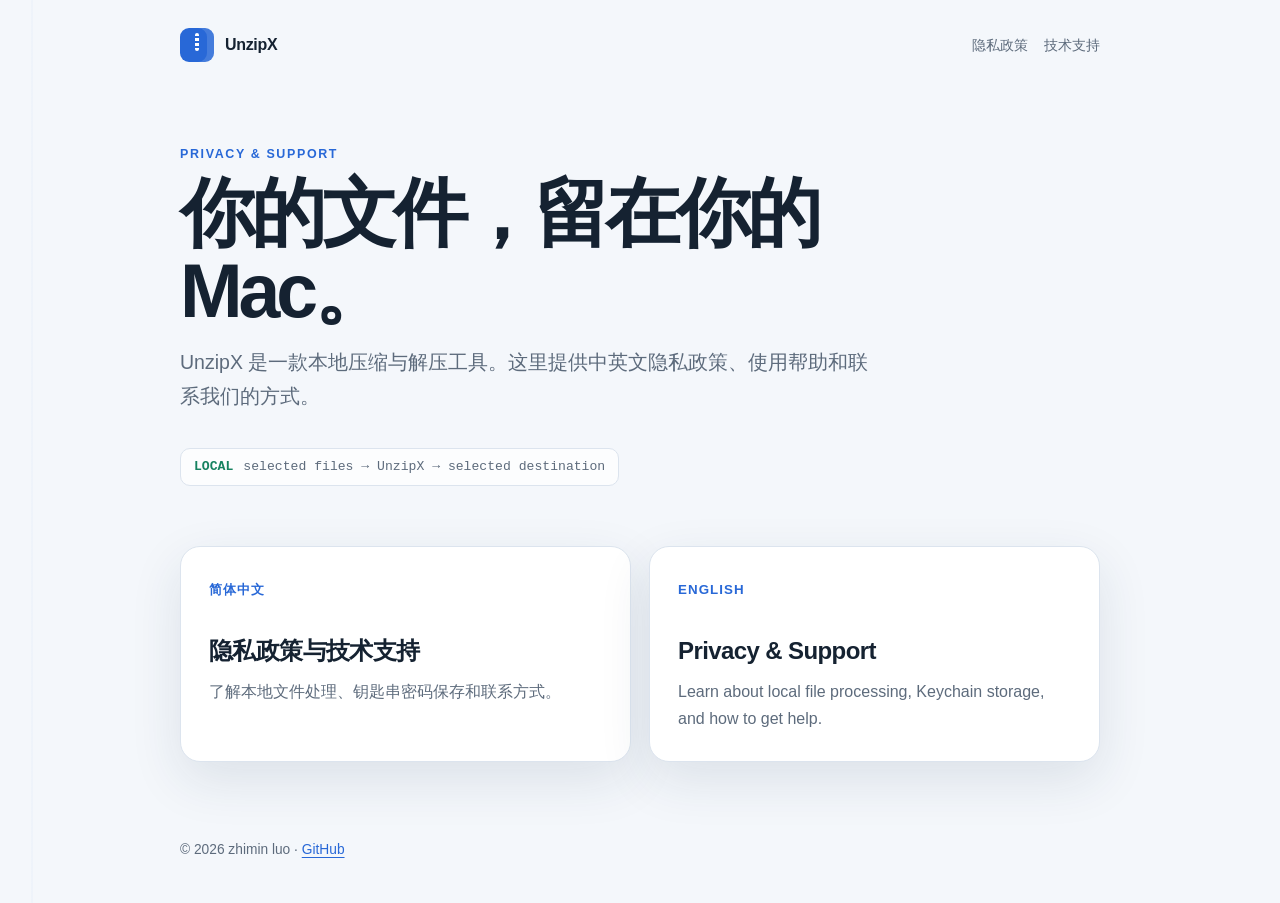
<file: index.html>
<!doctype html>
<html lang="zh-Hans">
<head>
  <meta charset="utf-8">
  <meta name="viewport" content="width=device-width, initial-scale=1">
  <meta name="description" content="UnzipX 隐私政策与技术支持 / Privacy Policy and Support">
  <title>UnzipX · Privacy &amp; Support</title>
  <link rel="stylesheet" href="assets/site.css">
</head>
<body>
  <div class="shell">
    <nav class="topbar" aria-label="主导航">
      <a class="brand" href="./"><span class="archive-mark" aria-hidden="true"></span>UnzipX</a>
      <div class="nav"><a href="zh-cn/privacy.html">隐私政策</a><a href="zh-cn/support.html">技术支持</a></div>
    </nav>
    <main>
      <section class="hero">
        <div class="eyebrow">Privacy &amp; Support</div>
        <h1>你的文件，留在你的 Mac。</h1>
        <p class="lede">UnzipX 是一款本地压缩与解压工具。这里提供中英文隐私政策、使用帮助和联系我们的方式。</p>
        <div class="local-strip"><strong>LOCAL</strong><span>selected files → UnzipX → selected destination</span></div>
      </section>
      <section class="grid" aria-label="语言选择">
        <a class="card" href="zh-cn/privacy.html"><small>简体中文</small><h2>隐私政策与技术支持</h2><p>了解本地文件处理、钥匙串密码保存和联系方式。</p></a>
        <a class="card" href="en/privacy.html" lang="en"><small>English</small><h2>Privacy &amp; Support</h2><p>Learn about local file processing, Keychain storage, and how to get help.</p></a>
      </section>
    </main>
    <footer>© 2026 zhimin luo · <a href="https://github.com/JimmyLoOo/unzipX">GitHub</a></footer>
  </div>
</body>
</html>
</file>
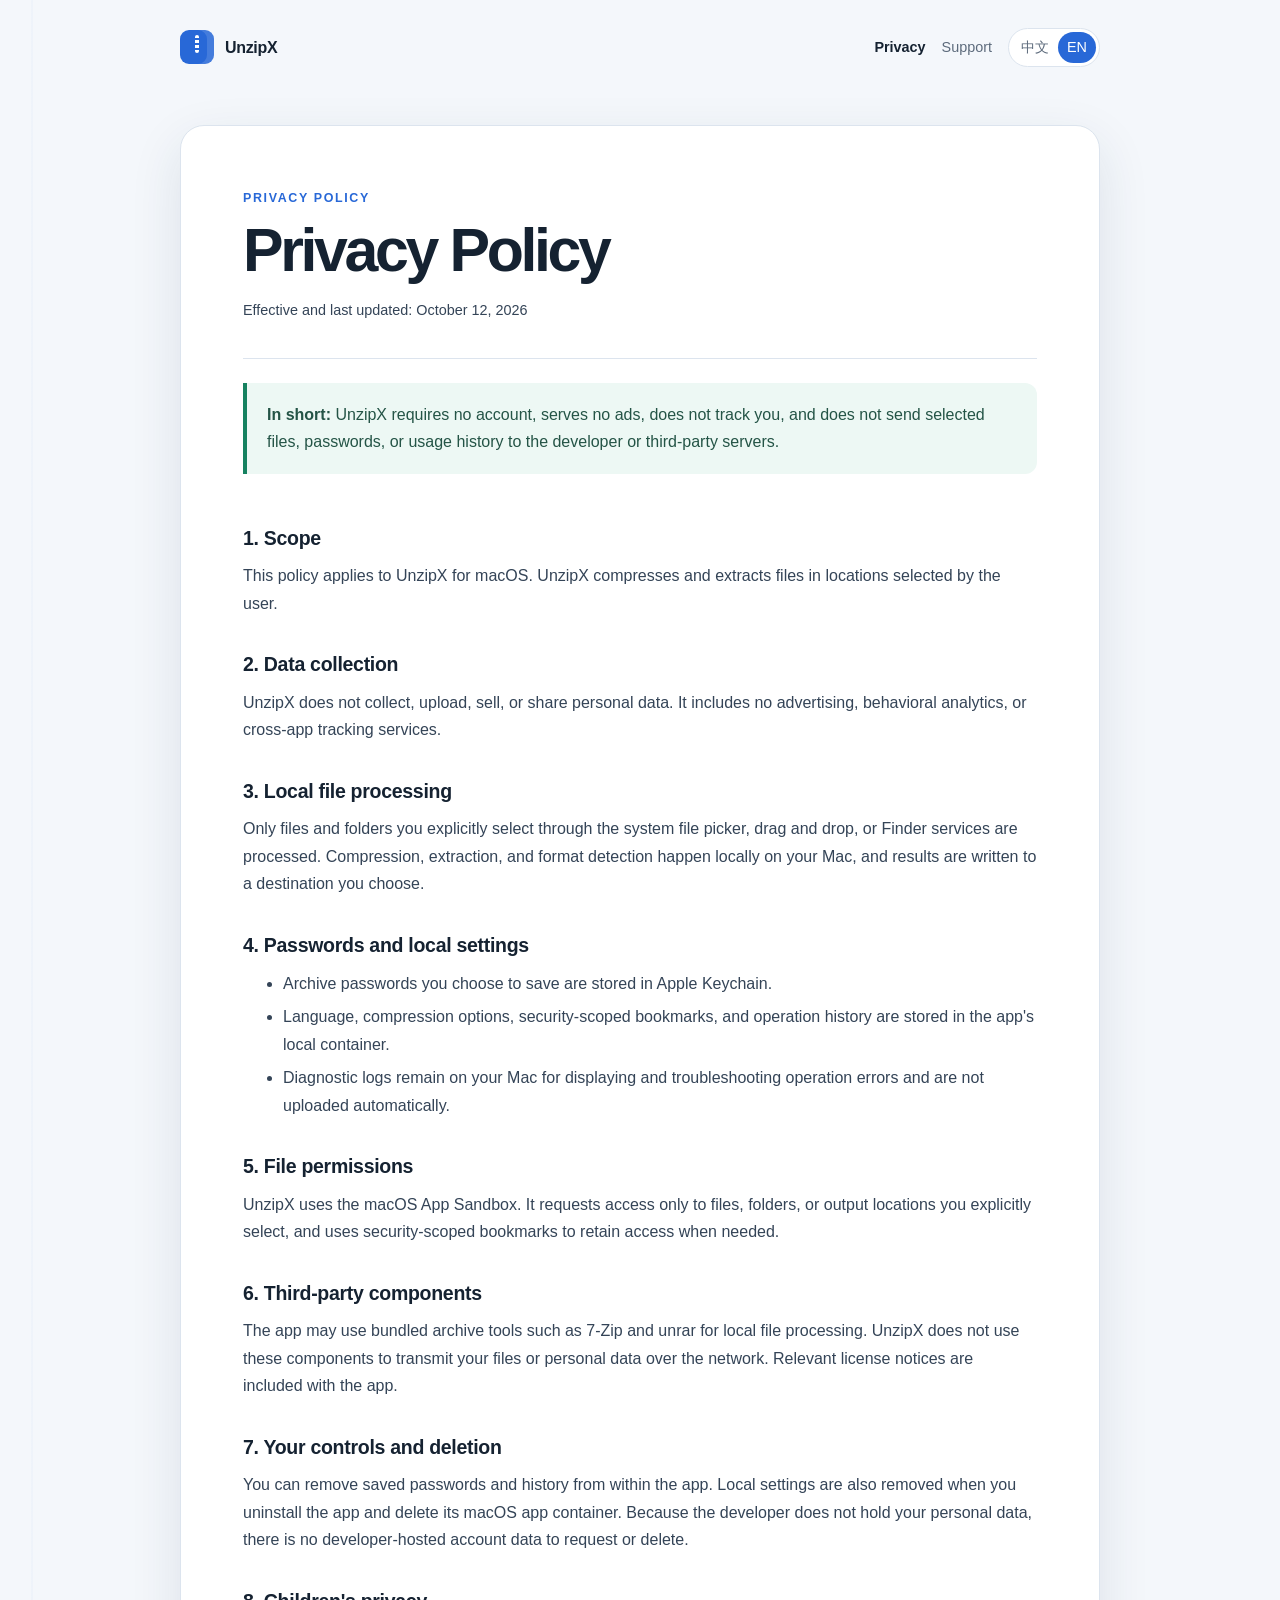
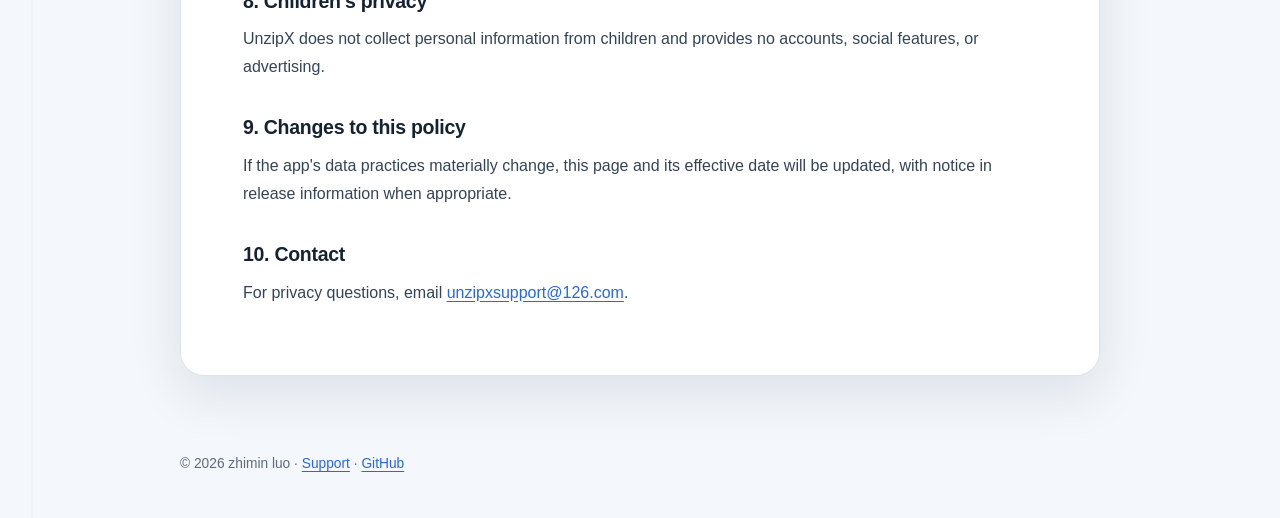
<file: en/privacy.html>
<!doctype html>
<html lang="en">
<head>
  <meta charset="utf-8"><meta name="viewport" content="width=device-width, initial-scale=1">
  <meta name="description" content="UnzipX Privacy Policy"><title>Privacy Policy · UnzipX</title>
  <link rel="stylesheet" href="../assets/site.css">
</head>
<body><div class="shell">
  <nav class="topbar" aria-label="Main navigation"><a class="brand" href="../"><span class="archive-mark" aria-hidden="true"></span>UnzipX</a><div class="nav"><a aria-current="page" href="privacy.html">Privacy</a><a href="support.html">Support</a><span class="language"><a href="../zh-cn/privacy.html" lang="zh-Hans">中文</a><a aria-current="true" href="privacy.html">EN</a></span></div></nav>
  <main class="document">
    <header><div class="eyebrow">Privacy Policy</div><h1>Privacy Policy</h1><p class="updated">Effective and last updated: October 12, 2026</p></header>
    <div class="notice"><strong>In short:</strong> UnzipX requires no account, serves no ads, does not track you, and does not send selected files, passwords, or usage history to the developer or third-party servers.</div>
    <section><h2>1. Scope</h2><p>This policy applies to UnzipX for macOS. UnzipX compresses and extracts files in locations selected by the user.</p></section>
    <section><h2>2. Data collection</h2><p>UnzipX does not collect, upload, sell, or share personal data. It includes no advertising, behavioral analytics, or cross-app tracking services.</p></section>
    <section><h2>3. Local file processing</h2><p>Only files and folders you explicitly select through the system file picker, drag and drop, or Finder services are processed. Compression, extraction, and format detection happen locally on your Mac, and results are written to a destination you choose.</p></section>
    <section><h2>4. Passwords and local settings</h2><ul><li>Archive passwords you choose to save are stored in Apple Keychain.</li><li>Language, compression options, security-scoped bookmarks, and operation history are stored in the app's local container.</li><li>Diagnostic logs remain on your Mac for displaying and troubleshooting operation errors and are not uploaded automatically.</li></ul></section>
    <section><h2>5. File permissions</h2><p>UnzipX uses the macOS App Sandbox. It requests access only to files, folders, or output locations you explicitly select, and uses security-scoped bookmarks to retain access when needed.</p></section>
    <section><h2>6. Third-party components</h2><p>The app may use bundled archive tools such as 7-Zip and unrar for local file processing. UnzipX does not use these components to transmit your files or personal data over the network. Relevant license notices are included with the app.</p></section>
    <section><h2>7. Your controls and deletion</h2><p>You can remove saved passwords and history from within the app. Local settings are also removed when you uninstall the app and delete its macOS app container. Because the developer does not hold your personal data, there is no developer-hosted account data to request or delete.</p></section>
    <section><h2>8. Children's privacy</h2><p>UnzipX does not collect personal information from children and provides no accounts, social features, or advertising.</p></section>
    <section><h2>9. Changes to this policy</h2><p>If the app's data practices materially change, this page and its effective date will be updated, with notice in release information when appropriate.</p></section>
    <section><h2>10. Contact</h2><p>For privacy questions, email <a href="mailto:unzipxsupport@126.com">unzipxsupport@126.com</a>.</p></section>
  </main>
  <footer>© 2026 zhimin luo · <a href="support.html">Support</a> · <a href="https://github.com/JimmyLoOo/unzipX">GitHub</a></footer>
</div></body></html>
</file>
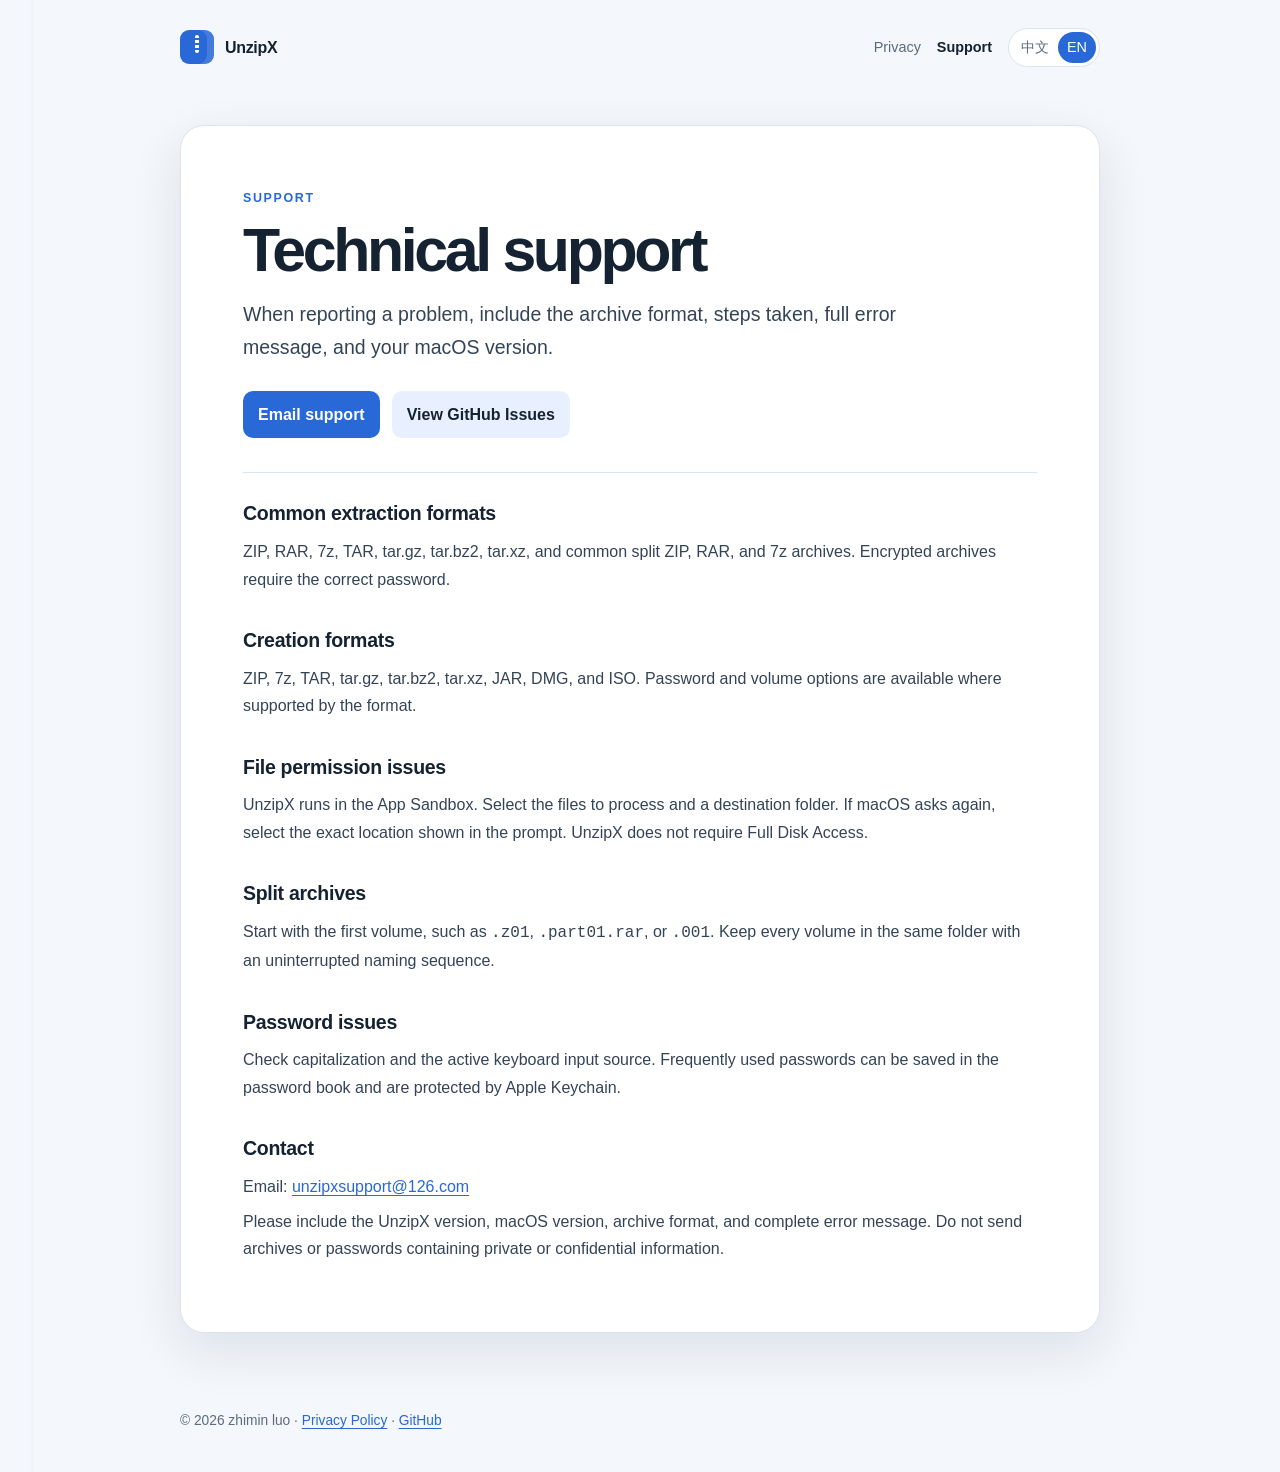
<file: en/support.html>
<!doctype html>
<html lang="en">
<head>
  <meta charset="utf-8"><meta name="viewport" content="width=device-width, initial-scale=1">
  <meta name="description" content="UnzipX Support"><title>Support · UnzipX</title>
  <link rel="stylesheet" href="../assets/site.css">
</head>
<body><div class="shell">
  <nav class="topbar" aria-label="Main navigation"><a class="brand" href="../"><span class="archive-mark" aria-hidden="true"></span>UnzipX</a><div class="nav"><a href="privacy.html">Privacy</a><a aria-current="page" href="support.html">Support</a><span class="language"><a href="../zh-cn/support.html" lang="zh-Hans">中文</a><a aria-current="true" href="support.html">EN</a></span></div></nav>
  <main class="document">
    <header><div class="eyebrow">Support</div><h1>Technical support</h1><p class="lede">When reporting a problem, include the archive format, steps taken, full error message, and your macOS version.</p><div class="support-actions"><a class="button" href="mailto:unzipxsupport@126.com?subject=UnzipX%20Support">Email support</a><a class="button secondary" href="https://github.com/JimmyLoOo/unzipX/issues">View GitHub Issues</a></div></header>
    <section><h2>Common extraction formats</h2><p>ZIP, RAR, 7z, TAR, tar.gz, tar.bz2, tar.xz, and common split ZIP, RAR, and 7z archives. Encrypted archives require the correct password.</p></section>
    <section><h2>Creation formats</h2><p>ZIP, 7z, TAR, tar.gz, tar.bz2, tar.xz, JAR, DMG, and ISO. Password and volume options are available where supported by the format.</p></section>
    <section><h2>File permission issues</h2><p>UnzipX runs in the App Sandbox. Select the files to process and a destination folder. If macOS asks again, select the exact location shown in the prompt. UnzipX does not require Full Disk Access.</p></section>
    <section><h2>Split archives</h2><p>Start with the first volume, such as <code>.z01</code>, <code>.part01.rar</code>, or <code>.001</code>. Keep every volume in the same folder with an uninterrupted naming sequence.</p></section>
    <section><h2>Password issues</h2><p>Check capitalization and the active keyboard input source. Frequently used passwords can be saved in the password book and are protected by Apple Keychain.</p></section>
    <section><h2>Contact</h2><p>Email: <a href="mailto:unzipxsupport@126.com">unzipxsupport@126.com</a></p><p>Please include the UnzipX version, macOS version, archive format, and complete error message. Do not send archives or passwords containing private or confidential information.</p></section>
  </main>
  <footer>© 2026 zhimin luo · <a href="privacy.html">Privacy Policy</a> · <a href="https://github.com/JimmyLoOo/unzipX">GitHub</a></footer>
</div></body></html>
</file>
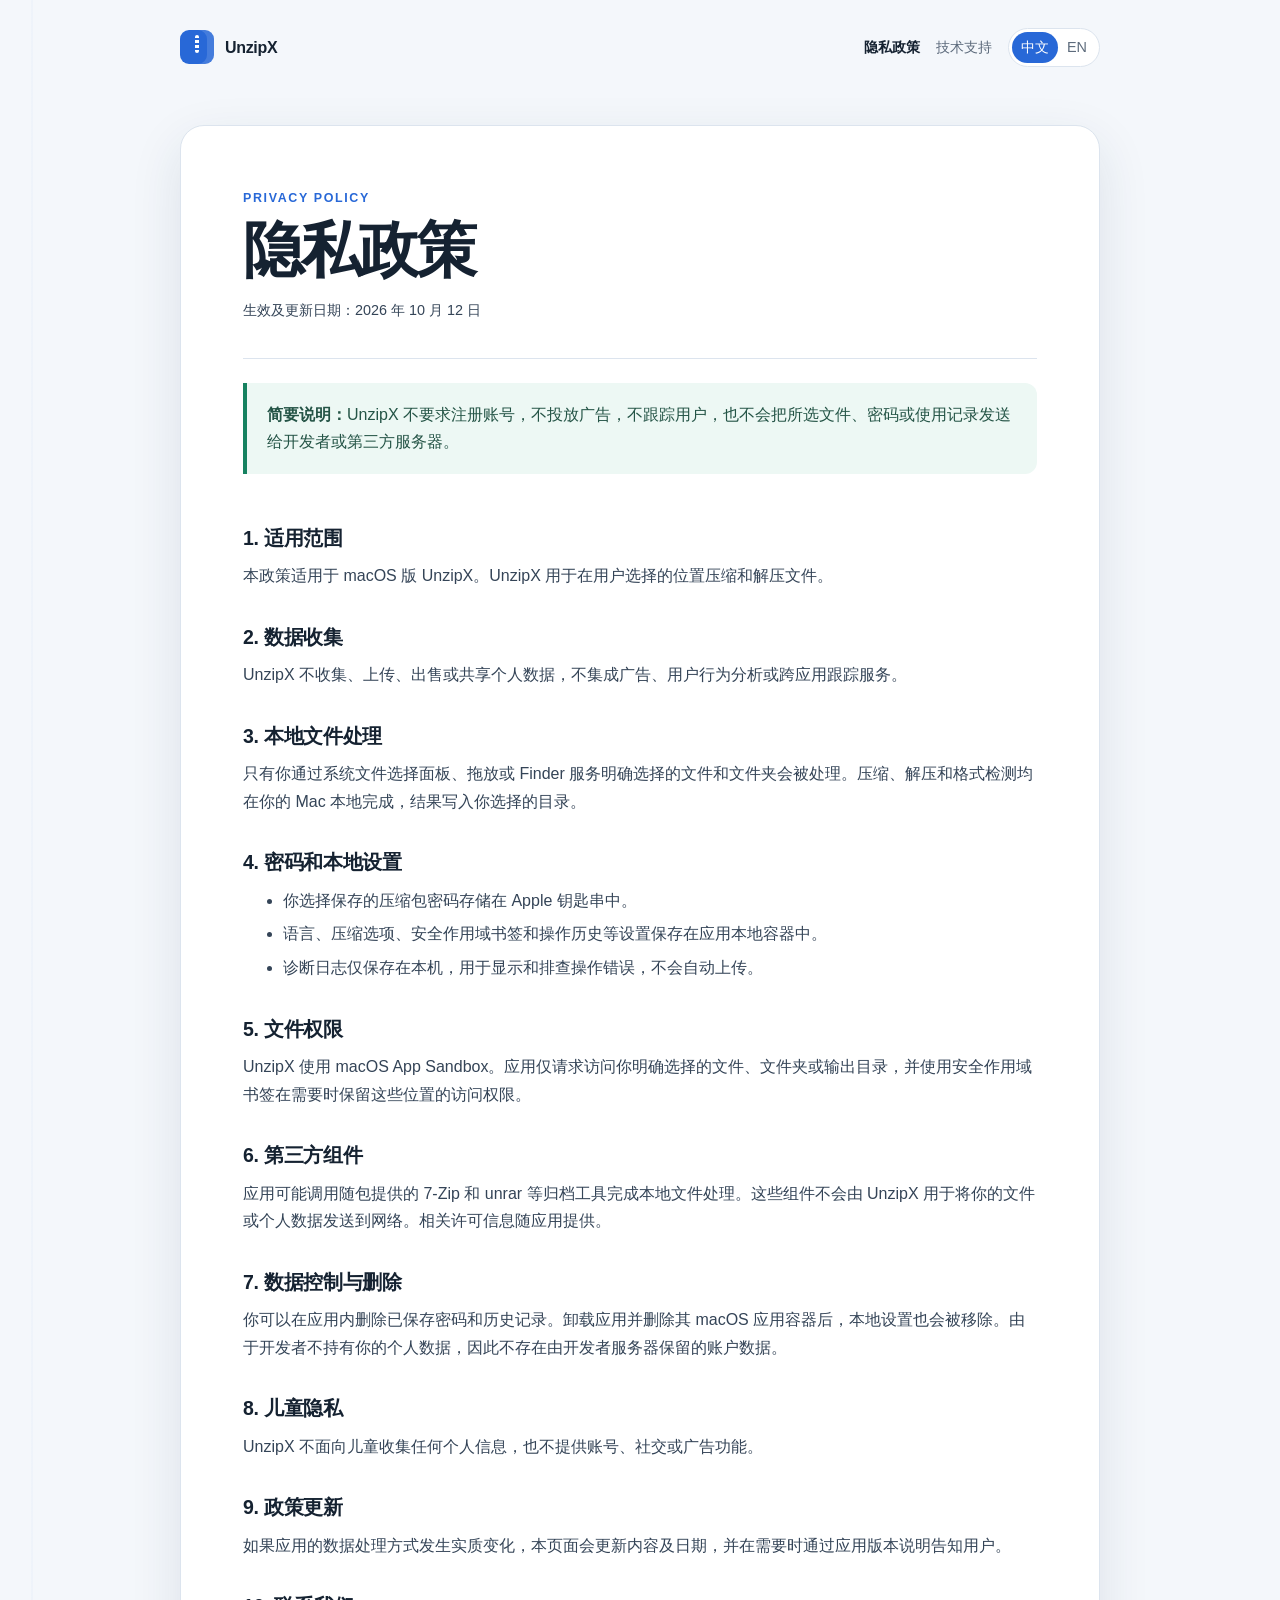
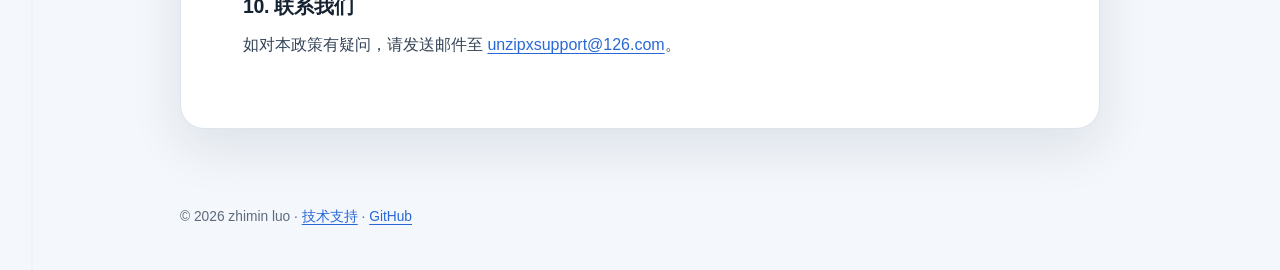
<file: zh-cn/privacy.html>
<!doctype html>
<html lang="zh-Hans">
<head>
  <meta charset="utf-8"><meta name="viewport" content="width=device-width, initial-scale=1">
  <meta name="description" content="UnzipX 隐私政策"><title>隐私政策 · UnzipX</title>
  <link rel="stylesheet" href="../assets/site.css">
</head>
<body><div class="shell">
  <nav class="topbar" aria-label="主导航"><a class="brand" href="../"><span class="archive-mark" aria-hidden="true"></span>UnzipX</a><div class="nav"><a aria-current="page" href="privacy.html">隐私政策</a><a href="support.html">技术支持</a><span class="language"><a aria-current="true" href="privacy.html">中文</a><a href="../en/privacy.html" lang="en">EN</a></span></div></nav>
  <main class="document">
    <header><div class="eyebrow">Privacy Policy</div><h1>隐私政策</h1><p class="updated">生效及更新日期：2026 年 10 月 12 日</p></header>
    <div class="notice"><strong>简要说明：</strong>UnzipX 不要求注册账号，不投放广告，不跟踪用户，也不会把所选文件、密码或使用记录发送给开发者或第三方服务器。</div>
    <section><h2>1. 适用范围</h2><p>本政策适用于 macOS 版 UnzipX。UnzipX 用于在用户选择的位置压缩和解压文件。</p></section>
    <section><h2>2. 数据收集</h2><p>UnzipX 不收集、上传、出售或共享个人数据，不集成广告、用户行为分析或跨应用跟踪服务。</p></section>
    <section><h2>3. 本地文件处理</h2><p>只有你通过系统文件选择面板、拖放或 Finder 服务明确选择的文件和文件夹会被处理。压缩、解压和格式检测均在你的 Mac 本地完成，结果写入你选择的目录。</p></section>
    <section><h2>4. 密码和本地设置</h2><ul><li>你选择保存的压缩包密码存储在 Apple 钥匙串中。</li><li>语言、压缩选项、安全作用域书签和操作历史等设置保存在应用本地容器中。</li><li>诊断日志仅保存在本机，用于显示和排查操作错误，不会自动上传。</li></ul></section>
    <section><h2>5. 文件权限</h2><p>UnzipX 使用 macOS App Sandbox。应用仅请求访问你明确选择的文件、文件夹或输出目录，并使用安全作用域书签在需要时保留这些位置的访问权限。</p></section>
    <section><h2>6. 第三方组件</h2><p>应用可能调用随包提供的 7-Zip 和 unrar 等归档工具完成本地文件处理。这些组件不会由 UnzipX 用于将你的文件或个人数据发送到网络。相关许可信息随应用提供。</p></section>
    <section><h2>7. 数据控制与删除</h2><p>你可以在应用内删除已保存密码和历史记录。卸载应用并删除其 macOS 应用容器后，本地设置也会被移除。由于开发者不持有你的个人数据，因此不存在由开发者服务器保留的账户数据。</p></section>
    <section><h2>8. 儿童隐私</h2><p>UnzipX 不面向儿童收集任何个人信息，也不提供账号、社交或广告功能。</p></section>
    <section><h2>9. 政策更新</h2><p>如果应用的数据处理方式发生实质变化，本页面会更新内容及日期，并在需要时通过应用版本说明告知用户。</p></section>
    <section><h2>10. 联系我们</h2><p>如对本政策有疑问，请发送邮件至 <a href="mailto:unzipxsupport@126.com">unzipxsupport@126.com</a>。</p></section>
  </main>
  <footer>© 2026 zhimin luo · <a href="support.html">技术支持</a> · <a href="https://github.com/JimmyLoOo/unzipX">GitHub</a></footer>
</div></body></html>
</file>
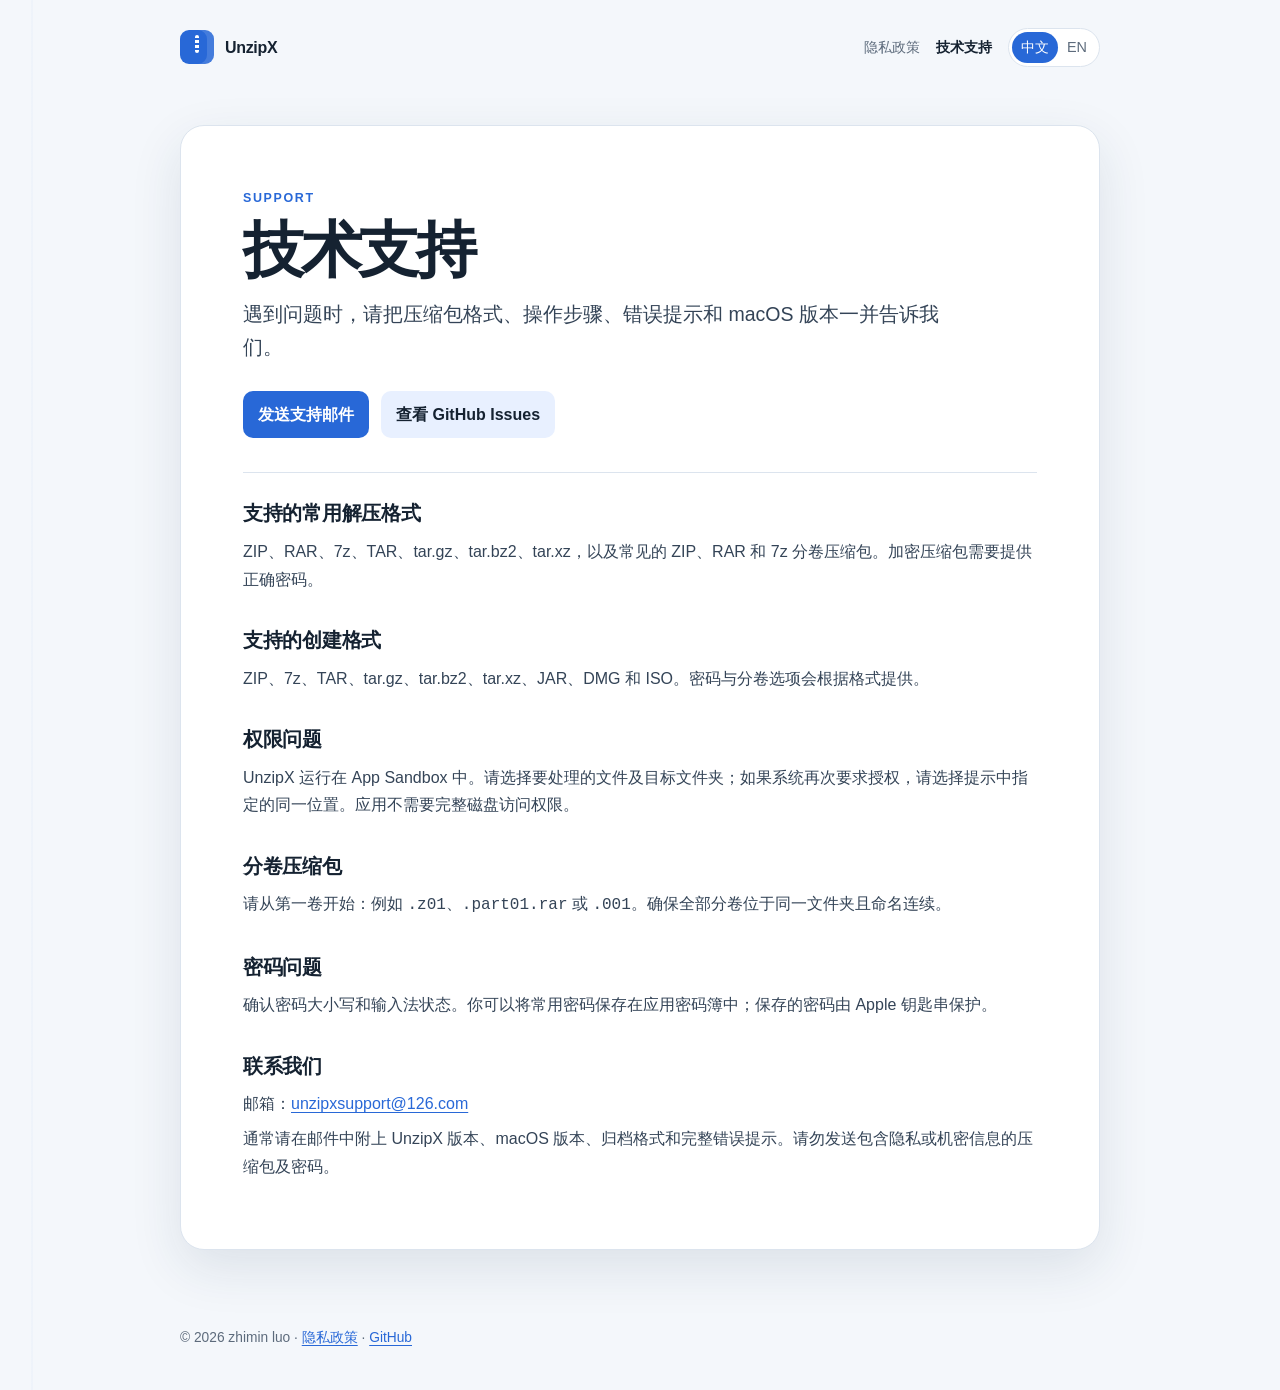
<file: zh-cn/support.html>
<!doctype html>
<html lang="zh-Hans">
<head>
  <meta charset="utf-8"><meta name="viewport" content="width=device-width, initial-scale=1">
  <meta name="description" content="UnzipX 技术支持"><title>技术支持 · UnzipX</title>
  <link rel="stylesheet" href="../assets/site.css">
</head>
<body><div class="shell">
  <nav class="topbar" aria-label="主导航"><a class="brand" href="../"><span class="archive-mark" aria-hidden="true"></span>UnzipX</a><div class="nav"><a href="privacy.html">隐私政策</a><a aria-current="page" href="support.html">技术支持</a><span class="language"><a aria-current="true" href="support.html">中文</a><a href="../en/support.html" lang="en">EN</a></span></div></nav>
  <main class="document">
    <header><div class="eyebrow">Support</div><h1>技术支持</h1><p class="lede">遇到问题时，请把压缩包格式、操作步骤、错误提示和 macOS 版本一并告诉我们。</p><div class="support-actions"><a class="button" href="mailto:unzipxsupport@126.com?subject=UnzipX%20技术支持">发送支持邮件</a><a class="button secondary" href="https://github.com/JimmyLoOo/unzipX/issues">查看 GitHub Issues</a></div></header>
    <section><h2>支持的常用解压格式</h2><p>ZIP、RAR、7z、TAR、tar.gz、tar.bz2、tar.xz，以及常见的 ZIP、RAR 和 7z 分卷压缩包。加密压缩包需要提供正确密码。</p></section>
    <section><h2>支持的创建格式</h2><p>ZIP、7z、TAR、tar.gz、tar.bz2、tar.xz、JAR、DMG 和 ISO。密码与分卷选项会根据格式提供。</p></section>
    <section><h2>权限问题</h2><p>UnzipX 运行在 App Sandbox 中。请选择要处理的文件及目标文件夹；如果系统再次要求授权，请选择提示中指定的同一位置。应用不需要完整磁盘访问权限。</p></section>
    <section><h2>分卷压缩包</h2><p>请从第一卷开始：例如 <code>.z01</code>、<code>.part01.rar</code> 或 <code>.001</code>。确保全部分卷位于同一文件夹且命名连续。</p></section>
    <section><h2>密码问题</h2><p>确认密码大小写和输入法状态。你可以将常用密码保存在应用密码簿中；保存的密码由 Apple 钥匙串保护。</p></section>
    <section><h2>联系我们</h2><p>邮箱：<a href="mailto:unzipxsupport@126.com">unzipxsupport@126.com</a></p><p>通常请在邮件中附上 UnzipX 版本、macOS 版本、归档格式和完整错误提示。请勿发送包含隐私或机密信息的压缩包及密码。</p></section>
  </main>
  <footer>© 2026 zhimin luo · <a href="privacy.html">隐私政策</a> · <a href="https://github.com/JimmyLoOo/unzipX">GitHub</a></footer>
</div></body></html>
</file>
<file: assets/site.css>
:root {
  color-scheme: light dark;
  --ink: #152231;
  --muted: #5d6b7c;
  --paper: #f4f7fb;
  --surface: #ffffff;
  --line: #dce4ee;
  --blue: #2868d7;
  --blue-soft: #e8f0ff;
  --green: #168260;
  --shadow: 0 18px 52px rgba(31, 54, 84, 0.11);
}

* { box-sizing: border-box; }

html { scroll-behavior: smooth; }

body {
  margin: 0;
  color: var(--ink);
  background:
    linear-gradient(90deg, transparent 31px, rgba(40, 104, 215, 0.055) 32px, transparent 33px),
    var(--paper);
  font-family: -apple-system, BlinkMacSystemFont, "SF Pro Text", "PingFang SC", "Segoe UI", sans-serif;
  font-size: 16px;
  line-height: 1.72;
}

a { color: var(--blue); text-underline-offset: 0.2em; }
a:hover { text-decoration-thickness: 2px; }
a:focus-visible { outline: 3px solid rgba(40, 104, 215, 0.3); outline-offset: 4px; border-radius: 4px; }

.shell { width: min(920px, calc(100% - 40px)); margin: 0 auto; }

.topbar {
  display: flex;
  align-items: center;
  justify-content: space-between;
  gap: 20px;
  padding: 28px 0 18px;
}

.brand {
  display: inline-flex;
  align-items: center;
  gap: 11px;
  color: var(--ink);
  font-weight: 750;
  letter-spacing: -0.02em;
  text-decoration: none;
}

.archive-mark {
  width: 34px;
  height: 34px;
  border-radius: 9px;
  background: var(--blue);
  box-shadow: inset -7px 0 rgba(255,255,255,0.13);
  position: relative;
}

.archive-mark::after {
  content: "";
  position: absolute;
  width: 4px;
  height: 18px;
  left: 15px;
  top: 5px;
  border-radius: 3px;
  background: repeating-linear-gradient(to bottom, white 0 3px, transparent 3px 5px);
}

.nav { display: flex; align-items: center; gap: 16px; font-size: 0.9rem; }
.nav a { color: var(--muted); text-decoration: none; }
.nav a[aria-current="page"] { color: var(--ink); font-weight: 650; }

.language {
  display: inline-flex;
  border: 1px solid var(--line);
  border-radius: 999px;
  padding: 3px;
  background: var(--surface);
}

.language a { padding: 3px 9px; border-radius: 999px; }
.language a[aria-current="true"] { color: white; background: var(--blue); }

.hero { padding: 64px 0 36px; }
.eyebrow { color: var(--blue); font-size: 0.78rem; font-weight: 760; letter-spacing: 0.13em; text-transform: uppercase; }
h1 { max-width: 760px; margin: 10px 0 16px; font-size: clamp(2.35rem, 6vw, 4.7rem); line-height: 1.03; letter-spacing: -0.055em; }
.lede { max-width: 700px; margin: 0; color: var(--muted); font-size: clamp(1.05rem, 2vw, 1.22rem); }

.local-strip {
  margin-top: 34px;
  display: flex;
  align-items: center;
  gap: 10px;
  width: fit-content;
  max-width: 100%;
  padding: 9px 13px;
  border: 1px solid var(--line);
  border-radius: 10px;
  color: var(--muted);
  background: rgba(255,255,255,0.72);
  font: 0.82rem/1.4 ui-monospace, SFMono-Regular, Menlo, monospace;
}
.local-strip strong { color: var(--green); }

.grid { display: grid; grid-template-columns: repeat(2, minmax(0, 1fr)); gap: 18px; padding: 24px 0 76px; }
.card {
  display: block;
  min-height: 210px;
  padding: 28px;
  color: var(--ink);
  background: var(--surface);
  border: 1px solid var(--line);
  border-radius: 20px;
  box-shadow: var(--shadow);
  text-decoration: none;
  transition: transform 160ms ease, border-color 160ms ease;
}
.card:hover { transform: translateY(-3px); border-color: #9fbce9; }
.card small { color: var(--blue); font-weight: 750; letter-spacing: 0.08em; text-transform: uppercase; }
.card h2 { margin: 28px 0 6px; font-size: 1.5rem; letter-spacing: -0.025em; }
.card p { margin: 0; color: var(--muted); }

.document { margin: 40px auto 76px; padding: clamp(28px, 6vw, 62px); background: var(--surface); border: 1px solid var(--line); border-radius: 24px; box-shadow: var(--shadow); }
.document header { padding-bottom: 28px; border-bottom: 1px solid var(--line); }
.document h1 { font-size: clamp(2.2rem, 5vw, 3.8rem); }
.updated { color: var(--muted); font-size: 0.9rem; }
.document section { padding-top: 24px; }
.document h2 { margin: 0 0 7px; font-size: 1.22rem; letter-spacing: -0.015em; }
.document p, .document ul { margin: 7px 0; color: #344457; }
.document li + li { margin-top: 6px; }

.notice { margin: 24px 0; padding: 18px 20px; border-left: 4px solid var(--green); background: #edf8f4; color: #245446; border-radius: 0 12px 12px 0; }
.support-actions { display: flex; flex-wrap: wrap; gap: 12px; margin: 26px 0 6px; }
.button { display: inline-flex; align-items: center; padding: 10px 15px; border-radius: 10px; color: white; background: var(--blue); font-weight: 680; text-decoration: none; }
.button.secondary { color: var(--ink); background: var(--blue-soft); }

footer { padding: 0 0 42px; color: var(--muted); font-size: 0.86rem; }

@media (prefers-color-scheme: dark) {
  :root { --ink: #edf4fc; --muted: #a9b8ca; --paper: #101721; --surface: #18222e; --line: #2b3b4d; --blue: #78a9ff; --blue-soft: #20385a; --green: #65d0aa; --shadow: 0 18px 52px rgba(0,0,0,0.2); }
  .local-strip { background: rgba(24,34,46,0.78); }
  .document p, .document ul { color: #c3cfdd; }
  .notice { background: #18372f; color: #bce9d9; }
  .button { color: #0f1d2d; }
}

@media (max-width: 680px) {
  .shell { width: min(100% - 28px, 920px); }
  .topbar { align-items: flex-start; }
  .nav > a:not(.brand) { display: none; }
  .hero { padding-top: 40px; }
  .grid { grid-template-columns: 1fr; }
  .document { margin-top: 20px; border-radius: 18px; }
}

@media (prefers-reduced-motion: reduce) {
  html { scroll-behavior: auto; }
  .card { transition: none; }
}
</file>
